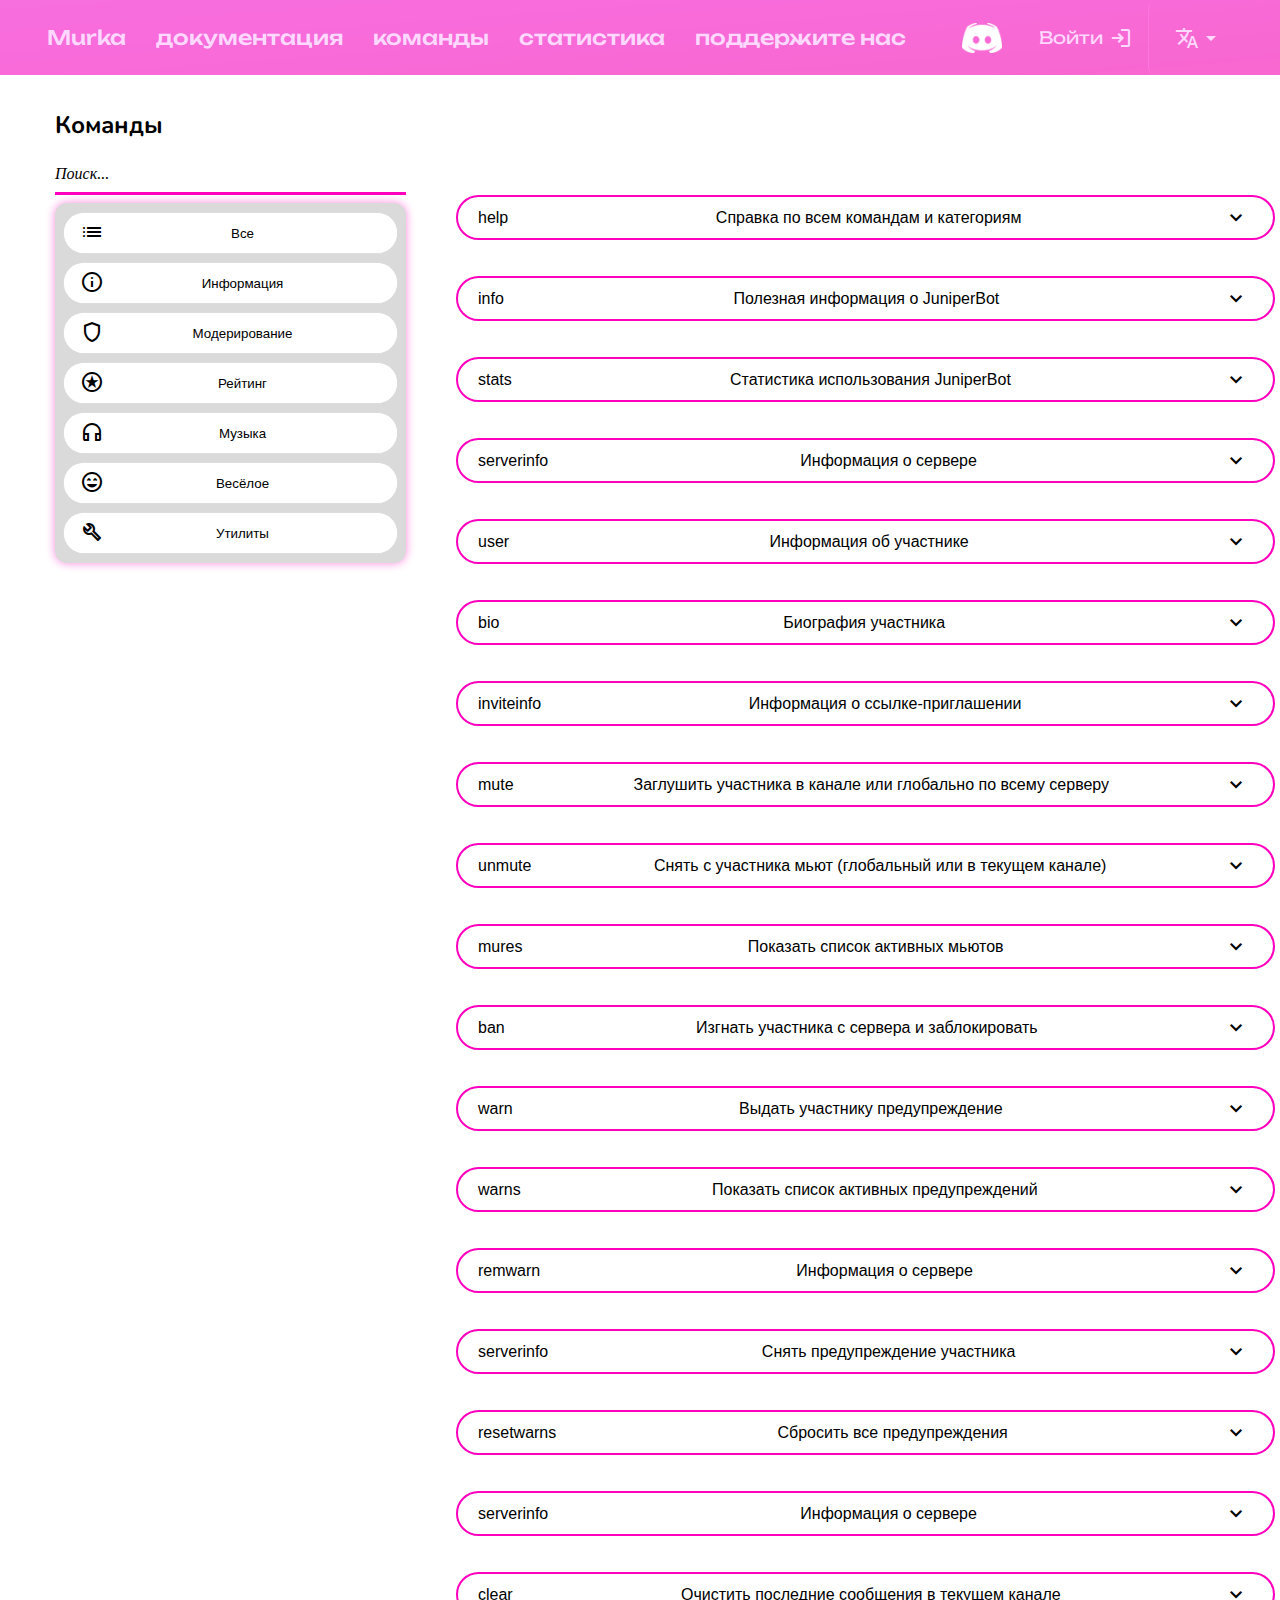
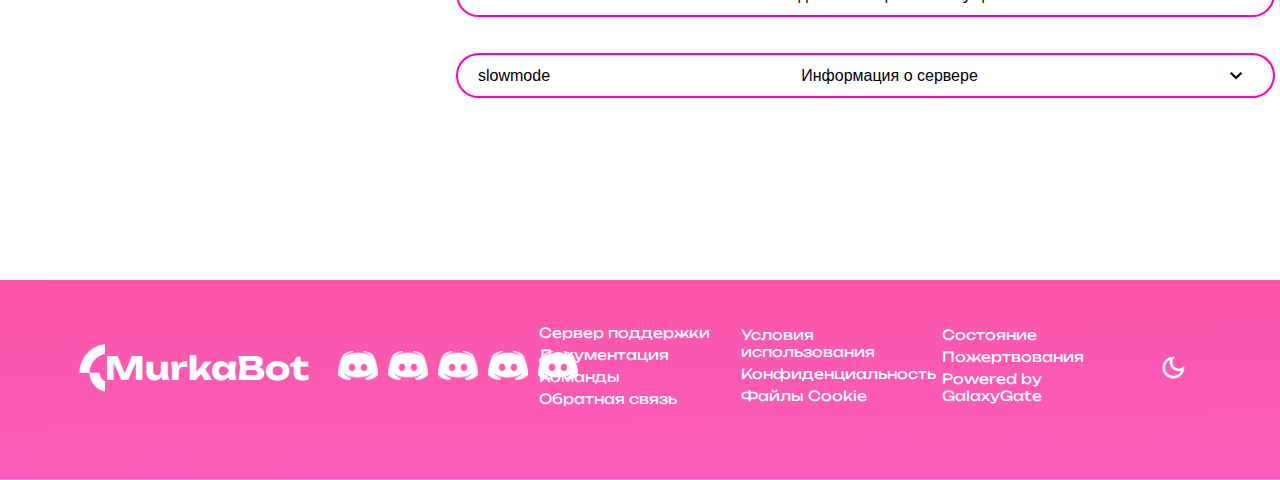
<file: pages/commands.html>
<!DOCTYPE html>
<html lang="en">
<head>
    <meta charset="UTF-8">
    <meta http-equiv="X-UA-Compatible" content="IE=edge">
    <meta name="viewport" content="width=device-width, initial-scale=1.0">
    <link rel="stylesheet" href="../style/style.css">
    <link rel="stylesheet" href="../style/header.css">
    <link rel="stylesheet" href="../style/footer.css">
    <link rel="stylesheet" href="../style/commands-page.css">
    <link rel="icon" href="../favicon.ico" type="image/x-icon">

    <link rel="preconnect" href="https://fonts.googleapis.com">
    <link rel="preconnect" href="https://fonts.gstatic.com" crossorigin>
    <link href="https://fonts.googleapis.com/css2?family=Besley&family=Roboto:wght@500&family=Unbounded:wght@300&display=swap" rel="stylesheet">
    <link rel="stylesheet" href="https://fonts.googleapis.com/css2?family=Material+Symbols+Outlined:opsz,wght,FILL,GRAD@48,400,0,0" />
    <link rel="stylesheet" href="https://fonts.googleapis.com/css2?family=Material+Symbols+Outlined:opsz,wght,FILL,GRAD@48,400,0,0" />
    <link rel="stylesheet" href="https://fonts.googleapis.com/css2?family=Material+Symbols+Outlined:opsz,wght,FILL,GRAD@48,400,0,0" />
    <title>Murka - Документация</title>
</head>
<body>
    <div class="wrapper">
        <header>
            <div class="header_img">
                <div class="menu__contain">

                    <ul>
                      <div class="package"></div>
                        <li id="pageMain" onclick="window.location.href = '../index.html';">Murka</li>
                        <li id="pageDocumentation" onclick="window.location.href = 'documentation.html';">докумнтация</li>
                        <li id="pageCommands">команды</li>
                        <li id="pageStatistic" onclick="window.location.href = 'statistic.html';">статистика</li>
                        <li id="pageSupportUs" onclick="window.location.href = 'supportUs.html';">поддержите нас</li>
                    </ul>
                    
                    <div class="tool-bar">
                        <div class="discord-icon___box"><img src="../media/discord-icon-white.png" alt="discord icon" class="tool-bar___discord-icon">
                        <div class="hint_box">
                          <h6 class="hint_box_text">сообщество</h6>
                        </div>
                        </div>
                        <div class="tool-bar___login-box"><p>Войти</p><span class="material-symbols-outlined">login</span></div>
                        <div class="tool-language-box tool-language-box-item"><span class="material-symbols-outlined tool-language-box-item">translate</span>
                            <span class="material-symbols-outlined tool-language-box-item">arrow_drop_down</span></div>
                    </div>

                </div>

                <div class="language-box">
                  <div class="language-box-contain">
                    <div class="language-box-ru">
                      <img src="../media/russian-icon.png" alt="russian flag">
                      <p>Русский</p>
                    </div>
                    <div class="language-box-us">
                      <img src="../media/america-icon.png" alt="USA flag">
                      <p>English</p>
                    </div>
                  </div>
                </div>

                <div class="header-main-box">
                    <div class="header-main-box___logo-box">
                        <img src="../media/logolo.png" alt="Logotype">
                    </div>

                    <div class="header-main-box___text-box">
                        <h1>YIP-YAP 'N' MUSIC!</h1>
                        <p>Залей музыки в свой сервер</p>
                        <div class="header-main-box___buttons-box">
                            <button class="header-main-box___add-ds-button"><span>ДОБАВИТЬ В DISCORD</span></button>
                            <button class="header-main-box___more-button" id="moreBtn"><span>ПОДРОБНЕЕ</span></button>
                        </div>
                    </div>
                </div>

            </div>
        </header>

        <main class="main_commands">
          <div class="command_countenier1">
            <div class="commant_header_text">
              <h2>Команды</h2>
            </div>
            <input type="text" class="input_search"><span class="search_ickon">Поиск...</span></input>

            <div class="item-selection-container">

              <button class="search_ingo_commands">

                <div class="search_ingo_commands_container">
                  <div class="searchBtn__icon-box">
                    <span class="material-symbols-outlined ">
                      list
                    </span>
                  </div>

                  <div class="searchBtn__text-box">
                    Все
                  </div>

                  <div class="searchBtn__numb-box">
                    <span></span>
                  </div> 

                </div>
              </button>

              <button class="search_ingo_commands">
                <div class="search_ingo_commands_container">

                  <div class="searchBtn__icon-box">
                    <span class="material-symbols-outlined">
                      info
                      </span>
                  </div>

                  <div class="searchBtn__text-box">
                    Информация
                  </div>

                  <div class="searchBtn__numb-box">
                    <span></span>
                  </div> 

                </div>
              </button>
              <button class="search_ingo_commands">
                <div class="search_ingo_commands_container">

                  <div class="searchBtn__icon-box">
                    <span class="material-symbols-outlined">
                      shield
                      </span>
                  </div>

                  <div class="searchBtn__text-box">
                    Модерирование
                  </div>

                  <div class="searchBtn__numb-box">
                    <span></span>
                  </div> 

                </div>
              </button>
              <button class="search_ingo_commands">
                <div class="search_ingo_commands_container">

                  <div class="searchBtn__icon-box">
                    <span class="material-symbols-outlined">
                      stars
                      </span>
                  </div>

                  <div class="searchBtn__text-box">
                    Рейтинг
                  </div>

                  <div class="searchBtn__numb-box">
                    <span></span>
                  </div> 

                </div>
              </button>
              <button class="search_ingo_commands">
                <div class="search_ingo_commands_container">

                  <div class="searchBtn__icon-box">
                    <span class="material-symbols-outlined">
                      headphones
                      </span>
                  </div>

                  <div class="searchBtn__text-box">
                    Музыка
                  </div>

                  <div class="searchBtn__numb-box">
                    <span></span>
                  </div> 

                </div>
              </button>
              <button class="search_ingo_commands">
                <div class="search_ingo_commands_container">

                  <div class="searchBtn__icon-box">
                    <span class="material-symbols-outlined">
                      sentiment_very_satisfied
                      </span>
                  </div>

                  <div class="searchBtn__text-box">
                    Весёлое
                  </div>

                  <div class="searchBtn__numb-box">
                    <span></span>
                  </div> 

                </div>
              </button>
              <button class="search_ingo_commands">
                <div class="search_ingo_commands_container">

                  <div class="searchBtn__icon-box">
                    <span class="material-symbols-outlined">
                      build
                      </span>
                  </div>

                  <div class="searchBtn__text-box">
                    Утилиты
                  </div>

                  <div class="searchBtn__numb-box">
                    <span></span>
                  </div> 

                </div>
              </button>

            </div>
          </div>

          <div class="command_countenier2">

              <div class="container">
                <button type="button" class="trigger"><span>help </span> <p>Справка по всем командам и категориям</p> <span class="material-symbols-outlined">
                  keyboard_arrow_down
                  </span></button>
                <div class="content">
                  Показывает справку по всем командам и категориям или по указанной категории команд.
                  <br>
                  Использование:
                  <br>
                  help [категория или название команды]
                  <br>
                  Примеры:
                  <br>
                  help:
                  Покажет весь список команд, доступный вызвавшему участнику.
                  <br>
                  help Music:
                  Покажет весь список команд категории Music, доступный вызвавшему участнику.
                  <br>
                  help user:
                  ┗ Покажет справку по команде информации о пользователе
                  
                </div>
              </div>
              
              <div class="container">
                <button type="button" class="trigger"><span>info</span> <p>Полезная информация о JuniperBot</p><span class="material-symbols-outlined">
                  keyboard_arrow_down
                  </span></button>
                <div class="content">
                  Показывает полезную информацию о JuniperBot (версию, автора, ссылки на ресурсы).
                  <br>
                  Использование:
                  info
                </div>
              </div>

              <div class="container">
                <button type="button" class="trigger"><span>stats</span> <p>Статистика использования JuniperBot</p> <span class="material-symbols-outlined">
                  keyboard_arrow_down
                  </span></button>
                <div class="content">
                  Покажет общую статистику использования JuniperBot: количество серверов, пользователей, каналов, статус платформы.
                  <br>
                  Использование:
                  stats
                </div>
              </div>
              
              <div class="container">
                <button type="button" class="trigger"><span>serverinfo</span> <p>Информация о сервере</p> <span class="material-symbols-outlined">
                  keyboard_arrow_down
                  </span></button>
                <div class="content">
                  Показывает информацию о сервере: количество участников, владельца, уровень проверки, звено и так далее.
                  <br>
                  Использование:
                  serverinfo
                </div>
              </div>

              <div class="container">
                <button type="button" class="trigger"><span>user</span> <p> Информация об участнике</p> <span class="material-symbols-outlined">
                  keyboard_arrow_down
                  </span></button>
                <div class="content">
                  Показывает информацию об участнике: имя, статус, даты присоединения и регистрации, аватарка и так далее.
                  <br>
                  Использование:
                  <br>
                  user [@Участник | ID]
                  <br>
                  ┗ Параметр участника может быть заменён на автора сообщения, в ответ на которое вызвана команда.
                  <br>
                  Примеры:
                  <br>
                  user
                  <br>
                  ┗ Покажет информацию об участнике, вызвавшему команду.
                  <br>
                  user @Участник
                  <br>
                  ┗ Покажет информацию об упомянутом участнике.
                  <br>
                  user 247734710682255361
                  <br>
                  ┗ Покажет информацию об участнике с указанным ID.
                </div>
              </div>

              <div class="container">
                <button type="button" class="trigger"><span>bio</span> <p> Биография участника</p> <span class="material-symbols-outlined">
                  keyboard_arrow_down
                  </span></button>
                <div class="content">
                  Позволяет посмотреть или установить какую-либо информацию о себе. Данная информация также будет отображаться по команде "user".
                  <br>
                    Использование:
                    <br>
                    bio [@Участник | ID] [текст | -]
                    <br>
                    Примеры:
                    <br>
                    bio
                    <br>
                    ┗ Покажет текущую биографию участника.
                    <br>
                    bio Я люблю печеньки!
                    <br>
                    ┗ Установит указанный текст в качестве биографии.
                    <br>
                    bio -
                    <br>
                    ┗ Очистит биографию.
                    <br>
                    bio @Участник Я люблю печеньки!
                    <br>
                    ┗ Установит указанный текст в качестве биографии указанного участника.
                    <br>
                    bio @Участник -
                    <br>
                    ┗ Очистит биографию указанного участника.
                </div>
              </div>

              <div class="container">
                <button type="button" class="trigger"><span>inviteinfo</span> <p>Информация о ссылке-приглашении</p> <span class="material-symbols-outlined">
                  keyboard_arrow_down
                  </span></button>
                <div class="content">
                  Показывает информацию о ссылке-приглашении, включая данные о сервере аналогично команде "serverinfo" если бот есть на этом сервере.
                  <br>
                  Использование:
                  <br>
                  inviteinfo <ссылка | код>
                  <br>
                  Примеры:
                  <br>
                  inviteinfo https://discord.gg/EdWspu3
                  <br>
                  ┗ Покажет информацию о приглашении.
                  <br>
                  inviteinfo EdWspu3
                  <br>
                  ┗ Покажет информацию о приглашении по его коду.
                </div>
              </div>

              <div class="container">
                <button type="button" class="trigger"><span>mute</span> <p>Заглушить участника в канале или глобально по всему серверу</p> <span class="material-symbols-outlined">
                  keyboard_arrow_down
                  </span></button>
                <div class="content">
                  Показывает информацию о сервере: количество участников, владельца, уровень проверки, звено и так далее.

                  Использование:
                  serverinfo
                </div>
              </div>

              <div class="container">
                <button type="button" class="trigger"><span>unmute</span> <p>Снять с участника мьют (глобальный или в текущем канале)</p> <span class="material-symbols-outlined">
                  keyboard_arrow_down
                  </span></button>
                <div class="content">
                  Снимает ограничения, накладываемые командой "mute" в текущем канале или глобально.
                  <br>
                  Использование:
                  <br>
                  unmute <@Участник | ID>
                  <br>
                  ┗ Параметр участника может быть заменён на автора сообщения, в ответ на которое вызвана команда.
                  <br>
                  Примеры:
                  <br>
                  unmute @Участник
                  <br>
                  ┗ Снимет мьют с указанного участника в текущем канале или глобально.
                </div>
              </div>

              <div class="container">
                <button type="button" class="trigger"><span>mures</span> <p>Показать список активных мьютов</p> <span class="material-symbols-outlined">
                  keyboard_arrow_down
                  </span></button>
                <div class="content">
                  Заглушает (мьютит) указанного участника в канале или по всему серверу навсегда или на указанное время.
                  <br>
                  Использование:
                  <br>
                  mute <@Участник | ID> [длительность] [everywhere | here | #Канал] [причина]
                  <br>
                  ┗ Параметр участника может быть заменён на автора сообщения, в ответ на которое вызвана команда.
                  <br>Примеры:
                  <br>mute @Участник
                  <br>┗ Заглушит участника перманентно в текущем текстовом канале или на всем сервере (в зависимости от режима по-умолчанию).
                  <br>mute @Участник 10мин here
                  <br>┗ Заглушит участника в текущем текстовом канале на 10 минут.
                  <br>mute @Участник 10мин everywhere
                  <br>┗ Заглушит участника на всем сервере на 10 минут.
                  <br>mute @Участник 10мин everywhere Провокатор!
                  <br>┗ Заглушит участника на всем сервере на 10 минут с указанием причины.
                  <br>mute @Участник 10мин #Канал Провокатор!
                  <br>┗ Заглушит участника в указанном текстовом канале на 10 минут.
                </div>
              </div>

              <div class="container">
                <button type="button" class="trigger"><span>ban</span> <p> Изгнать участника с сервера и заблокировать</p> <span class="material-symbols-outlined">
                  keyboard_arrow_down
                  </span></button>
                <div class="content">
                  Изгоняет указанного участника с сервера навсегда или временно и очищает его сообщения (до 7 дней).
                  <br>
                  <br>Использование:
                  <br>ban <@Участник | ID> [длительность] [дни очистки] [причина]
                  <br>┗ Параметр участника может быть заменён на автора сообщения, в ответ на которое вызвана команда.
                  <br>Примеры:
                  <br>ban @Участник
                  <br>┗ Забанит участника перманентно.
                  <br>ban @Участник ведет себя провокационно
                  <br>┗ Забанит участника перманентно с указанием причины.
                  <br>ban @Участник 7 ведет себя провокационно
                  <br>┗ Забанит участника перманентно с указанием причины и очищает его сообщения за последние 7 дней.
                  <br>ban @Участник 1д 7 ведет себя провокационно
                  <br>┗ Забанит участника на один день с указанием причины и очищает его сообщения за последние 7 дней.
                </div>
              </div>

              <div class="container">
                <button type="button" class="trigger"><span>warn
                </span> <p>  Выдать участнику предупреждение</p> <span class="material-symbols-outlined">
                  keyboard_arrow_down
                  </span></button>
                <div class="content">
                  Выдает указанному участнику бессрочное или истекающее со временем предупреждение и применяет настроенные в панели управления наказания за нарушения.
                  <br>
                  <br>Использование:
                  <br>warn <@Участник | ID> [длительность] [причина]
                  <br>┗ Параметр участника может быть заменён на автора сообщения, в ответ на которое вызвана команда.
                  <br>Примеры:
                  <br>warn @Участник
                  <br>┗ Выдаст пустое предупреждение.
                  <br>warn @Участник ведет себя провокационно
                  <br>┗ Выдаст предупреждение с указанной причиной.
                  <br>warn @Участник 1д ведет себя провокационно
                  <br>┗ Выдаст предупреждение с причиной и со сроком действия в один день.
                </div>
              </div>

              <div class="container">
                <button type="button" class="trigger"><span>warns</span> <p> Показать список активных предупреждений</p> <span class="material-symbols-outlined">
                  keyboard_arrow_down
                  </span></button>
                <div class="content">
                  Показывает список активных предупреждений указанного участника или участника, вызвавшего команду.
                  <br>
                  <br>Команда доступна обычным участникам для просмотра своих предупреждений.

                  <br>Использование:
                  <br>warns [@Участник | ID]
                  <br>┗ Параметр участника может быть заменён на автора сообщения, в ответ на которое вызвана команда.
                  <br>Примеры:
                  <br>warns
                  <br>┗ Покажет список собственных предупреждений.
                  <br>warns @Участник
                  <br>┗ Покажет список предупреждений указанного участника.
                </div>
              </div>

              <div class="container">
                <button type="button" class="trigger"><span>remwarn</span> <p> Информация о сервере</p> <span class="material-symbols-outlined">
                  keyboard_arrow_down
                  </span></button>
                <div class="content">
                  Показывает информацию о сервере: количество участников, владельца, уровень проверки, звено и так далее.
                  <br>
                  <br> Использование:
                  <br> serverinfo
                </div>
              </div>

              <div class="container">
                <button type="button" class="trigger"><span>serverinfo</span> <p> Снять предупреждение участника</p> <span class="material-symbols-outlined">
                  keyboard_arrow_down
                  </span></button>
                <div class="content">
                  Снимает с участника предупреждение по номеру случая из команды "warns".
                  <br>
                  <br>Использование:
                  <br>remwarn <номер случая>
                  <br>Примеры:
                  <br>remwarn 123
                  <br>┗ Снимет предупреждение с номером #123.
                </div>
              </div>

              <div class="container">
                <button type="button" class="trigger"><span>resetwarns</span> <p>Сбросить все предупреждения</p> <span class="material-symbols-outlined">
                  keyboard_arrow_down
                  </span></button>
                <div class="content">
                  Снимает все активные предупреждения с указанного участника или всех участников на сервере.
                  <br>
                  <br>  Использование:
                  <br>  resetwarns [@Участник | ID]
                  <br> ┗ Параметр участника может быть заменён на автора сообщения, в ответ на которое вызвана команда.
                  <br> Примеры:
                  <br> resetwarns
                  <br> ┗ Сбросит все предупреждения всех участников сервера.
                  <br> resetwarns @Участник
                  <br> ┗ Сбросит все предупреждения указанного участника.
                </div>
              </div>

              <div class="container">
                <button type="button" class="trigger"><span>serverinfo</span> <p>Информация о сервере</p> <span class="material-symbols-outlined">
                  keyboard_arrow_down
                  </span></button>
                <div class="content">
                  Показывает информацию о сервере: количество участников, владельца, уровень проверки, звено и так далее.
                  <br>
                  <br>Использование:
                  <br> serverinfo
                </div>
              </div>

              <div class="container">
                <button type="button" class="trigger"><span>clear</span> <p> Очистить последние сообщения в текущем канале</p> <span class="material-symbols-outlined">
                  keyboard_arrow_down
                  </span></button>
                <div class="content">
                  Очистит последние сообщения в текущем канале или последние сообщения указанного участника. Имейте в виду, что бот не может удалять сообщения старше двух недель и может удалить максимум 1000 сообщений за раз.
                  <br>
Использование:
<br>clear [@Участник | ID] <количество>
<br>┗ Параметр участника может быть заменён на автора сообщения, в ответ на которое вызвана команда.
<br>Примеры:
<br>clear 100
<br>┗ Удалит последние сто сообщений в текущем канале.
<br>clear 10мин
<br>┗ Удалит сообщения в текущем канале за последние 10 минут.
<br>clear @Участник 100
<br>┗ Удалит все последние сообщения указанного участника среди ста последних сообщений в текущем канале.
<br>clear @Участник 10мин
<br>┗ Удалит все сообщения указанного участника в текущем канале за последние 10 минут.
                </div>
              </div>

              <div class="container">
                <button type="button" class="trigger"><span>slowmode</span> <p>Информация о сервере</p> <span class="material-symbols-outlined">
                  keyboard_arrow_down
                  </span></button>
                <div class="content">
                  Включает слоумод в текущем канале на указанное количество секунд на одно сообщение (до 6 часов).
                  <br>Введите 0 для отключения слоумода.
                  <br>
                  <br>Использование:
                  <br>slowmode <длительность>
                  <br>Примеры:
                  <br>slowmode 15сек
                  <br>┗ Включит 15-секундный слоумод в текущем канале.
                  <br>slowmode 0
                  <br>┗ Отключит слоумод в текущем канале.
                </div>
              </div>

          </div>

        </main>

        <footer>
            <div class="footer_img">
              <div class="countenier_footer">
                <div class="countenier_btn count-ft">
                  <h class="footer_btn_and_txt">…и приглашаем Вас присоединиться к нам!</h>
                  <button class="footer-main-box___add-ds-button"><span>ДОБАВИТЬ В DISCORD</span></button>
                </div>
                <div class="countenier_footer_element count-ft">
                  <div class="foot_element_box avatar_title">
                    <div class="avatar_foot"></div>
                    <h1 class="title_foot">MurkaBot</h1>
                  </div>
                  <div class="foot_element_box">
                    <div class="social__contain">
                      <div class="social___el">
                        <img src="../media/discord-icon-white.png" alt="">
                      </div>
                      <div class="social___el">
                        <img src="../media/discord-icon-white.png" alt="">
                      </div>
                      <div class="social___el">
                        <img src="../media/discord-icon-white.png" alt="">
                      </div>
                      <div class="social___el">
                        <img src="../media/discord-icon-white.png" alt="">
                      </div>
                      <div class="social___el">
                        <img src="../media/discord-icon-white.png" alt="">
                      </div>
                    </div>
                  </div>
                  <div class="foot_element_box footer-menu">
                    <ul>
                      <li class="footer-menu1">Сервер поддержки</li>
                      <li class="footer-menu2">Документация</li>
                      <li class="footer-menu3">Команды</li>
                      <li class="footer-menu4">Обратная связь</li>
                    </ul>
                  </div>
                  <div class="foot_element_box footer-menu">
                    <ul>
                      <li class="footer-menu5">Условия использования</li>
                      <li class="footer-menu6">Конфиденциальность</li>
                      <li class="footer-menu7">Файлы Cookie</li>
                    </ul>
                  </div>
                  <div class="foot_element_box footer-menu">
                    <ul>
                      <li class="footer-menu8">Состояние</li>
                      <li class="footer-menu9">Пожертвования</li>
                      <li class="footer-menu10">Powered by GalaxyGate</li>
                    </ul>
                  </div>
                  <div class="foot_element_box thems_box">
                    <span class="material-symbols-outlined theme-btn">dark_mode</span>
                  </div>

                </div>
              </div>
            </div>
        </footer>

    </div>

    <div class="btn-up btn-up_hide"></div>

    <div class="btn-up btn-up_hide"></div>

    <script src="../js/jquery-3.7.0.min.js"></script>
    <script src="../js/theme.js"></script>
    <script src="../js/script.js"></script>
    <script src="../js/language.js"></script>
    <script src="../js/page-change.js"></script>
    <script src="../js/commands-page.js"></script>
</body>
</html>
</file>
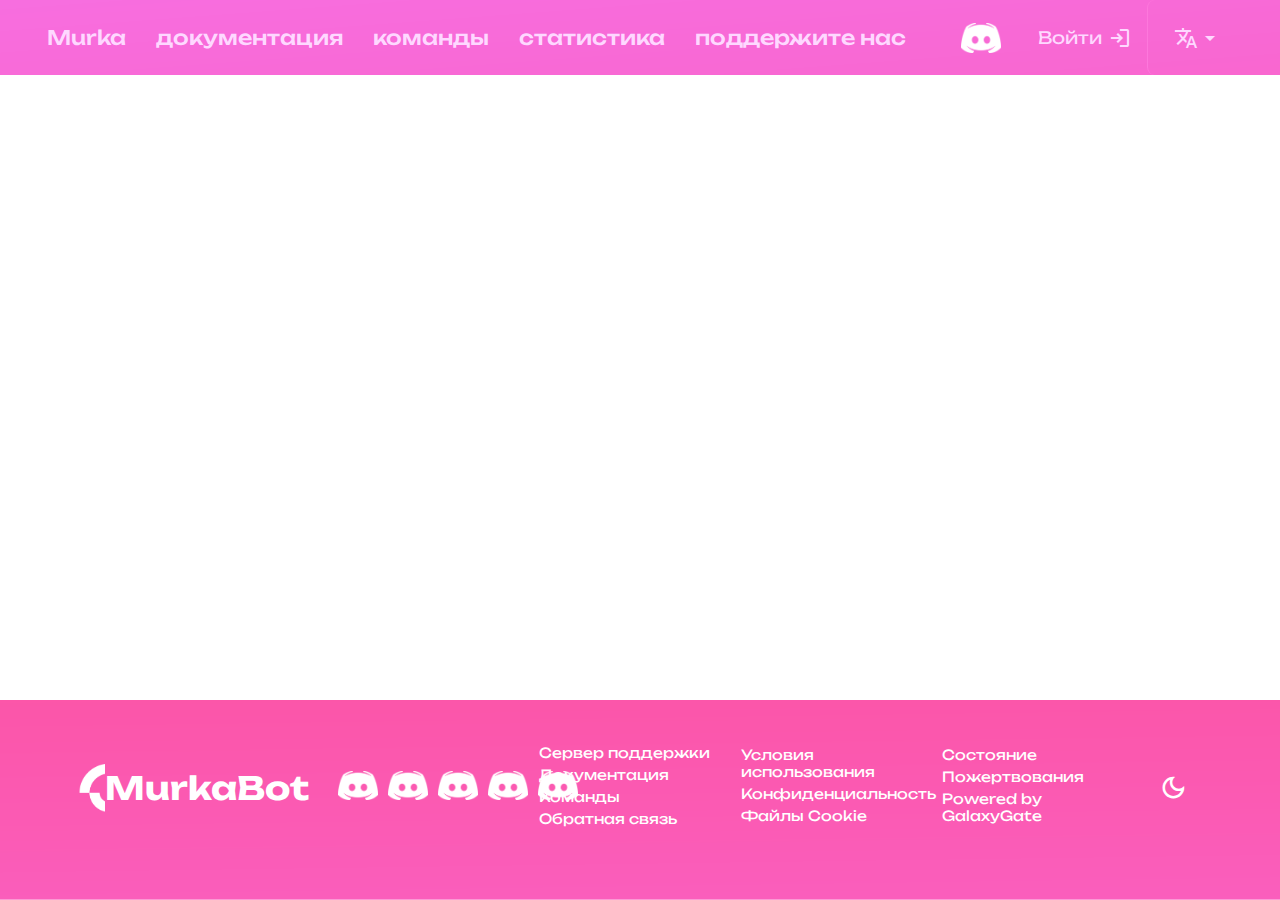
<file: pages/documentation.html>
<!DOCTYPE html>
<html lang="en">
<head>
    <meta charset="UTF-8">
    <meta http-equiv="X-UA-Compatible" content="IE=edge">
    <meta name="viewport" content="width=device-width, initial-scale=1.0">
    <link rel="stylesheet" href="../style/style.css">
    <link rel="stylesheet" href="../style/header.css">
    <link rel="stylesheet" href="../style/footer.css">

    <link rel="preconnect" href="https://fonts.googleapis.com">
    <link rel="preconnect" href="https://fonts.gstatic.com" crossorigin>
    <link href="https://fonts.googleapis.com/css2?family=Besley&family=Roboto:wght@500&family=Unbounded:wght@300&display=swap" rel="stylesheet">
    <link rel="stylesheet" href="https://fonts.googleapis.com/css2?family=Material+Symbols+Outlined:opsz,wght,FILL,GRAD@48,400,0,0" />
    <link rel="stylesheet" href="https://fonts.googleapis.com/css2?family=Material+Symbols+Outlined:opsz,wght,FILL,GRAD@48,400,0,0" />
    <link rel="icon" href="../favicon.ico" type="image/x-icon">
    
    <title>Murka - Документация</title>
</head>
<body>
    <div class="wrapper">
        <header>
            <div class="header_img">
                <div class="menu__contain">

                    <ul>
                      <div class="package"></div>
                        <li id="pageMain" onclick="window.location.href = '../index.html';">Murka</li>
                        <li id="pageDocumentation">докумнтация</li>
                        <li id="pageCommands" onclick="window.location.href = 'commands.html';">команды</li>
                        <li id="pageStatistic" onclick="window.location.href = 'statistic.html';">статистика</li>
                        <li id="pageSupportUs" onclick="window.location.href = 'supportUs.html';">поддержите нас</li>
                    </ul>

                    <div class="tool-bar">
                        <div class="discord-icon___box"><img src="../media/discord-icon-white.png" alt="discord icon" class="tool-bar___discord-icon">
                        <div class="hint_box">
                          <h6 class="hint_box_text">сообщество</h6>
                        </div>
                        </div>
                        <div class="tool-bar___login-box"><p>Войти</p><span class="material-symbols-outlined">login</span></div>
                        <div class="tool-language-box tool-language-box-item"><span class="material-symbols-outlined tool-language-box-item">translate</span>
                            <span class="material-symbols-outlined tool-language-box-item">arrow_drop_down</span></div>
                    </div>

                </div>

                <div class="language-box">
                  <div class="language-box-contain">
                    <div class="language-box-ru">
                      <img src="../media/russian-icon.png" alt="russian flag">
                      <p>Русский</p>
                    </div>
                    <div class="language-box-us">
                      <img src="../media/america-icon.png" alt="USA flag">
                      <p>English</p>
                    </div>
                  </div>
                </div>

                <div class="header-main-box">
                    <div class="header-main-box___logo-box">
                        <img src="../media/logolo.png" alt="Logotype">
                    </div>

                    <div class="header-main-box___text-box">
                        <h1>YIP-YAP 'N' MUSIC!</h1>
                        <p>Залей музыки в свой сервер</p>
                        <div class="header-main-box___buttons-box">
                            <button class="header-main-box___add-ds-button"><span>ДОБАВИТЬ В DISCORD</span></button>
                            <button class="header-main-box___more-button" id="moreBtn"><span>ПОДРОБНЕЕ</span></button>
                        </div>
                    </div>
                </div>

            </div>
        </header>

        <main>

        </main>

        <footer>
            <div class="footer_img">
              <div class="countenier_footer">
                <div class="countenier_btn count-ft">
                  <h class="footer_btn_and_txt">…и приглашаем Вас присоединиться к нам!</h>
                  <button class="footer-main-box___add-ds-button"><span>ДОБАВИТЬ В DISCORD</span></button>
                </div>
                <div class="countenier_footer_element count-ft">
                  <div class="foot_element_box avatar_title">
                    <div class="avatar_foot"></div>
                    <h1 class="title_foot">MurkaBot</h1>
                  </div>
                  <div class="foot_element_box">
                    <div class="social__contain">
                      <div class="social___el">
                        <img src="../media/discord-icon-white.png" alt="">
                      </div>
                      <div class="social___el">
                        <img src="../media/discord-icon-white.png" alt="">
                      </div>
                      <div class="social___el">
                        <img src="../media/discord-icon-white.png" alt="">
                      </div>
                      <div class="social___el">
                        <img src="../media/discord-icon-white.png" alt="">
                      </div>
                      <div class="social___el">
                        <img src="../media/discord-icon-white.png" alt="">
                      </div>
                    </div>
                  </div>
                  <div class="foot_element_box footer-menu">
                    <ul>
                      <li class="footer-menu1">Сервер поддержки</li>
                      <li class="footer-menu2">Документация</li>
                      <li class="footer-menu3">Команды</li>
                      <li class="footer-menu4">Обратная связь</li>
                    </ul>
                  </div>
                  <div class="foot_element_box footer-menu">
                    <ul>
                      <li class="footer-menu5">Условия использования</li>
                      <li class="footer-menu6">Конфиденциальность</li>
                      <li class="footer-menu7">Файлы Cookie</li>
                    </ul>
                  </div>
                  <div class="foot_element_box footer-menu">
                    <ul>
                      <li class="footer-menu8">Состояние</li>
                      <li class="footer-menu9">Пожертвования</li>
                      <li class="footer-menu10">Powered by GalaxyGate</li>
                    </ul>
                  </div>
                  <div class="foot_element_box thems_box">
                    <span class="material-symbols-outlined theme-btn">dark_mode</span>
                  </div>

                </div>
              </div>
            </div>
        </footer>

    </div>

    <div class="btn-up btn-up_hide"></div>

    <div class="btn-up btn-up_hide"></div>

    <script src="../js/jquery-3.7.0.min.js"></script>
    <script src="../js/theme.js"></script>
    <script src="../js/script.js"></script>
    <script src="../js/language.js"></script>
    <script src="../js/page-change.js"></script>
</body>
</html>
</file>
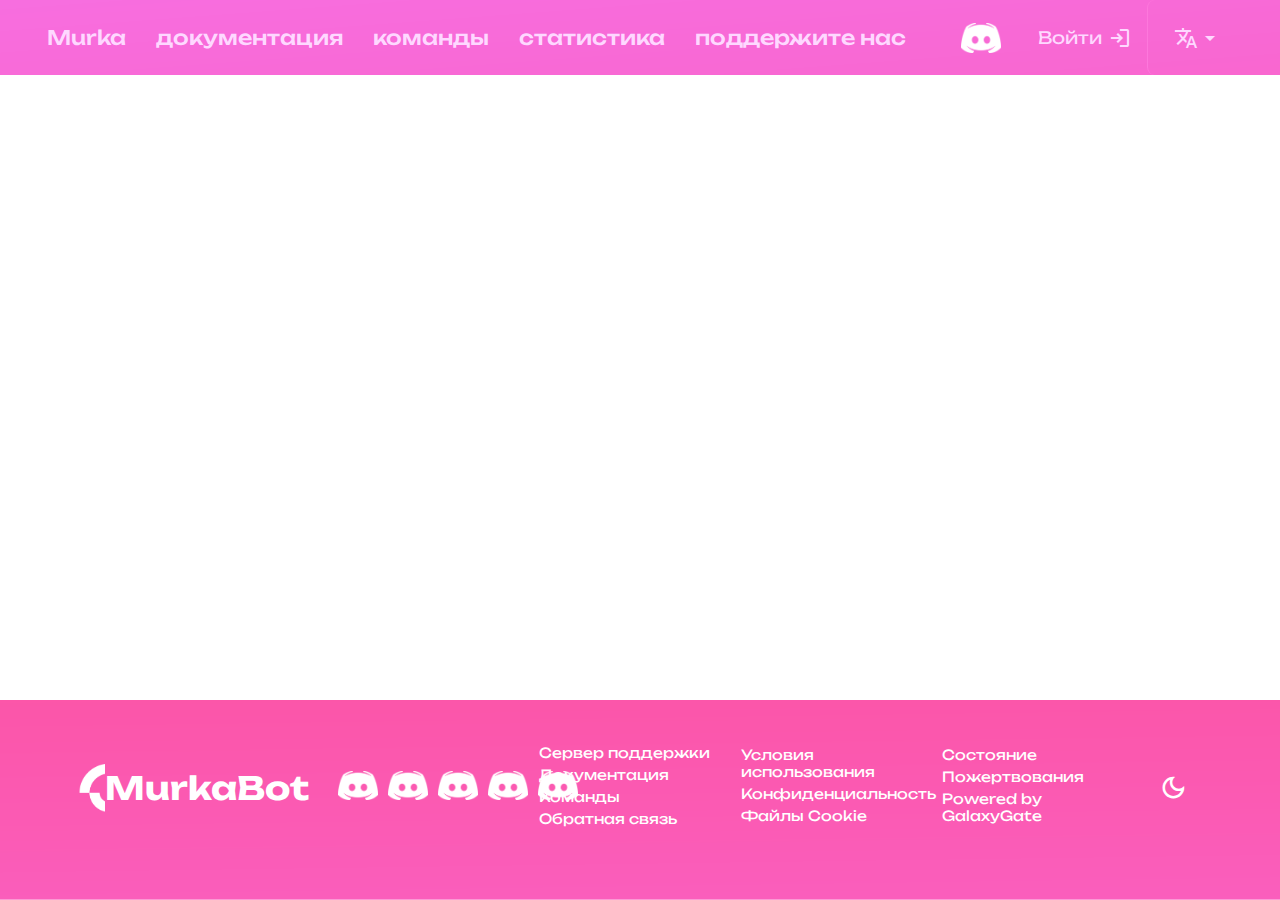
<file: pages/statistic.html>
<!DOCTYPE html>
<html lang="en">
<head>
    <meta charset="UTF-8">
    <meta http-equiv="X-UA-Compatible" content="IE=edge">
    <meta name="viewport" content="width=device-width, initial-scale=1.0">
    <link rel="stylesheet" href="../style/style.css">
    <link rel="stylesheet" href="../style/header.css">
    <link rel="stylesheet" href="../style/footer.css">

    <link rel="icon" href="../favicon.ico" type="image/x-icon">
    <link rel="preconnect" href="https://fonts.googleapis.com">
    <link rel="preconnect" href="https://fonts.gstatic.com" crossorigin>
    <link href="https://fonts.googleapis.com/css2?family=Besley&family=Roboto:wght@500&family=Unbounded:wght@300&display=swap" rel="stylesheet">
    <link rel="stylesheet" href="https://fonts.googleapis.com/css2?family=Material+Symbols+Outlined:opsz,wght,FILL,GRAD@48,400,0,0" />
    <link rel="stylesheet" href="https://fonts.googleapis.com/css2?family=Material+Symbols+Outlined:opsz,wght,FILL,GRAD@48,400,0,0" />

    <title>Murka - Документация</title>
</head>
<body>
    <div class="wrapper">
        <header>
            <div class="header_img">
                <div class="menu__contain">

                    <ul>
                      <div class="package"></div>
                        <li id="pageMain" onclick="window.location.href = '../index.html';">Murka</li>
                        <li id="pageDocumentation" onclick="window.location.href = 'documentation.html';">докумнтация</li>
                        <li id="pageCommands" onclick="window.location.href = 'commands.html';">команды</li>
                        <li id="pageStatistic">статистика</li>
                        <li id="pageSupportUs" onclick="window.location.href = 'supportUs.html';">поддержите нас</li>
                    </ul>
                    
                    <div class="tool-bar">
                        <div class="discord-icon___box"><img src="../media/discord-icon-white.png" alt="discord icon" class="tool-bar___discord-icon">
                        <div class="hint_box">
                          <h6 class="hint_box_text">сообщество</h6>
                        </div>
                        </div>
                        <div class="tool-bar___login-box"><p>Войти</p><span class="material-symbols-outlined">login</span></div>
                        <div class="tool-language-box tool-language-box-item"><span class="material-symbols-outlined tool-language-box-item">translate</span>
                            <span class="material-symbols-outlined tool-language-box-item">arrow_drop_down</span></div>
                    </div>

                </div>

                <div class="language-box">
                  <div class="language-box-contain">
                    <div class="language-box-ru">
                      <img src="../media/russian-icon.png" alt="russian flag">
                      <p>Русский</p>
                    </div>
                    <div class="language-box-us">
                      <img src="../media/america-icon.png" alt="USA flag">
                      <p>English</p>
                    </div>
                  </div>
                </div>

                <div class="header-main-box">
                    <div class="header-main-box___logo-box">
                        <img src="../media/logolo.png" alt="Logotype">
                    </div>

                    <div class="header-main-box___text-box">
                        <h1>YIP-YAP 'N' MUSIC!</h1>
                        <p>Залей музыки в свой сервер</p>
                        <div class="header-main-box___buttons-box">
                            <button class="header-main-box___add-ds-button"><span>ДОБАВИТЬ В DISCORD</span></button>
                            <button class="header-main-box___more-button" id="moreBtn"><span>ПОДРОБНЕЕ</span></button>
                        </div>
                    </div>
                </div>

            </div>
        </header>

        <main>

        </main>

        <footer>
            <div class="footer_img">
              <div class="countenier_footer">
                <div class="countenier_btn count-ft">
                  <h class="footer_btn_and_txt">…и приглашаем Вас присоединиться к нам!</h>
                  <button class="footer-main-box___add-ds-button"><span>ДОБАВИТЬ В DISCORD</span></button>
                </div>
                <div class="countenier_footer_element count-ft">
                  <div class="foot_element_box avatar_title">
                    <div class="avatar_foot"></div>
                    <h1 class="title_foot">MurkaBot</h1>
                  </div>
                  <div class="foot_element_box">
                    <div class="social__contain">
                      <div class="social___el">
                        <img src="../media/discord-icon-white.png" alt="">
                      </div>
                      <div class="social___el">
                        <img src="../media/discord-icon-white.png" alt="">
                      </div>
                      <div class="social___el">
                        <img src="../media/discord-icon-white.png" alt="">
                      </div>
                      <div class="social___el">
                        <img src="../media/discord-icon-white.png" alt="">
                      </div>
                      <div class="social___el">
                        <img src="../media/discord-icon-white.png" alt="">
                      </div>
                    </div>
                  </div>
                  <div class="foot_element_box footer-menu">
                    <ul>
                      <li class="footer-menu1">Сервер поддержки</li>
                      <li class="footer-menu2">Документация</li>
                      <li class="footer-menu3">Команды</li>
                      <li class="footer-menu4">Обратная связь</li>
                    </ul>
                  </div>
                  <div class="foot_element_box footer-menu">
                    <ul>
                      <li class="footer-menu5">Условия использования</li>
                      <li class="footer-menu6">Конфиденциальность</li>
                      <li class="footer-menu7">Файлы Cookie</li>
                    </ul>
                  </div>
                  <div class="foot_element_box footer-menu">
                    <ul>
                      <li class="footer-menu8">Состояние</li>
                      <li class="footer-menu9">Пожертвования</li>
                      <li class="footer-menu10">Powered by GalaxyGate</li>
                    </ul>
                  </div>
                  <div class="foot_element_box thems_box">
                    <span class="material-symbols-outlined theme-btn">dark_mode</span>
                  </div>

                </div>
              </div>
            </div>
        </footer>

    </div>

    <div class="btn-up btn-up_hide"></div>

    <div class="btn-up btn-up_hide"></div>

    <script src="../js/jquery-3.7.0.min.js"></script>
    <script src="../js/theme.js"></script>
    <script src="../js/script.js"></script>
    <script src="../js/language.js"></script>
    <script src="../js/page-change.js"></script>
</body>
</html>
</file>
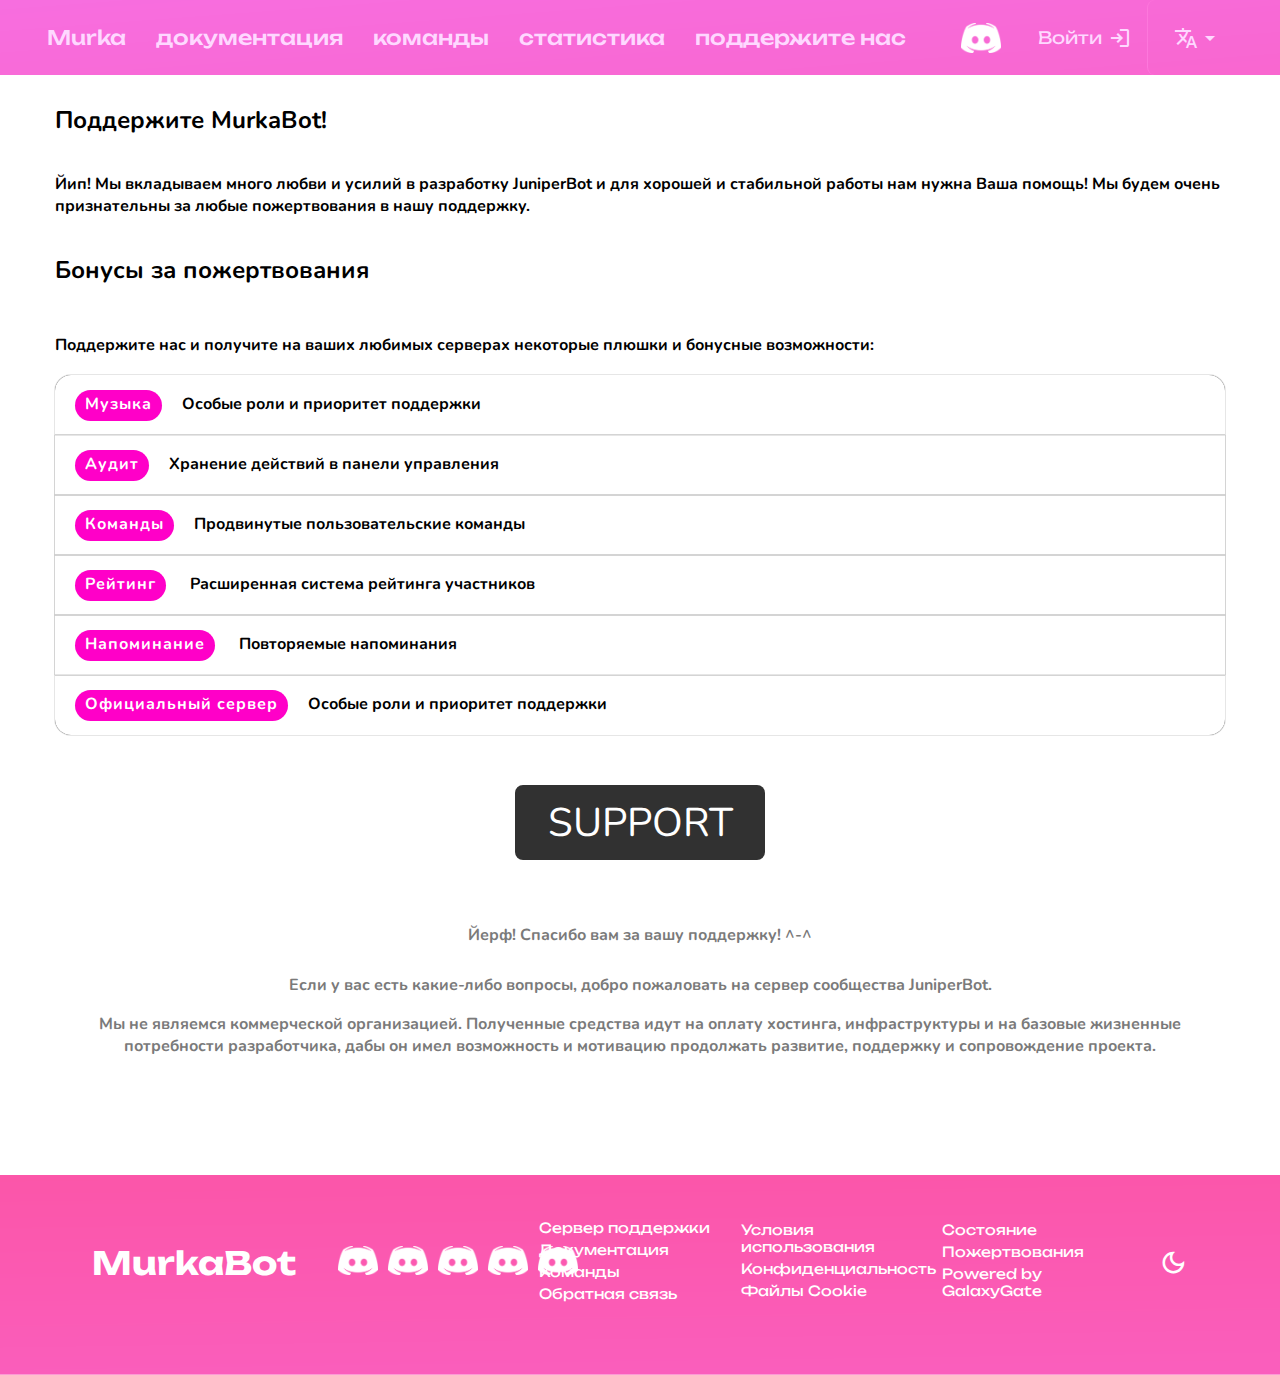
<file: pages/supportUs.html>
<!DOCTYPE html>
<html lang="en">
<head>
    <meta charset="UTF-8">
    <meta http-equiv="X-UA-Compatible" content="IE=edge">
    <meta name="viewport" content="width=device-width, initial-scale=1.0">
    <link rel="stylesheet" href="../style/style.css">
    <link rel="stylesheet" href="../style/header.css">
    <link rel="stylesheet" href="../style/footer.css">
    <link rel="stylesheet" href="../style/supportUs-page.css">

    <link rel="preconnect" href="https://fonts.googleapis.com">
    <link rel="preconnect" href="https://fonts.gstatic.com" crossorigin>
    <link href="https://fonts.googleapis.com/css2?family=Besley&family=Roboto:wght@500&family=Unbounded:wght@300&display=swap" rel="stylesheet">
    <link rel="stylesheet" href="https://fonts.googleapis.com/css2?family=Material+Symbols+Outlined:opsz,wght,FILL,GRAD@48,400,0,0" />
    <link rel="stylesheet" href="https://fonts.googleapis.com/css2?family=Material+Symbols+Outlined:opsz,wght,FILL,GRAD@48,400,0,0" />
    <link rel="stylesheet" href="https://fonts.googleapis.com/css2?family=Material+Symbols+Outlined:opsz,wght,FILL,GRAD@48,400,0,0" />
    <link rel="icon" href="../favicon.ico" type="image/x-icon">
    
    <title>Murka - Документация</title>
</head>
<body>
    <div class="wrapper">

      <div class="package-body"></div>

        <header>
            <div class="header_img">
                <div class="menu__contain">

                    <ul>
                      <div class="package"></div>
                        <li id="pageMain" onclick="window.location.href = '../index.html';">Murka</li>
                        <li id="pageDocumentation" onclick="window.location.href = 'documentation.html';">докумнтация</li>
                        <li id="pageCommands" onclick="window.location.href = 'commands.html';">команды</li>
                        <li id="pageStatistic" onclick="window.location.href = 'statistic.html';">статистика</li>
                        <li id="pageSupportUs">поддержите нас</li>
                    </ul>
                    
                    <div class="tool-bar">
                        <div class="discord-icon___box"><img src="../media/discord-icon-white.png" alt="discord icon" class="tool-bar___discord-icon">
                        <div class="hint_box">
                          <h6 class="hint_box_text">сообщество</h6>
                        </div>
                        </div>
                        <div class="tool-bar___login-box"><p>Войти</p><span class="material-symbols-outlined">login</span></div>
                        <div class="tool-language-box tool-language-box-item"><span class="material-symbols-outlined tool-language-box-item">translate</span>
                            <span class="material-symbols-outlined tool-language-box-item">arrow_drop_down</span></div>
                    </div>

                </div>

                <div class="language-box">
                  <div class="language-box-contain">
                    <div class="language-box-ru">
                      <img src="../media/russian-icon.png" alt="russian flag">
                      <p>Русский</p>
                    </div>
                    <div class="language-box-us">
                      <img src="../media/america-icon.png" alt="USA flag">
                      <p>English</p>
                    </div>
                  </div>
                </div>

                <div class="header-main-box">
                    <div class="header-main-box___logo-box">
                        <img src="../media/logolo.png" alt="Logotype">
                    </div>

                    <div class="header-main-box___text-box">
                        <h1>YIP-YAP 'N' MUSIC!</h1>
                        <p>Залей музыки в свой сервер</p>
                        <div class="header-main-box___buttons-box">
                            <button class="header-main-box___add-ds-button"><span>ДОБАВИТЬ В DISCORD</span></button>
                            <button class="header-main-box___more-button" id="moreBtn"><span>ПОДРОБНЕЕ</span></button>
                        </div>
                    </div>
                </div>

            </div>
        </header>

        <main class="main_support">
          <div class="support_countenier">
            <div class="counteiner_head_text">
              <div class="text-support1">
                <h2 class="a">Поддержите MurkaBot!</h2>
              </div>
              <div class="text-support2">
                <h4>Йип! Мы вкладываем много любви и усилий в разработку JuniperBot и для хорошей и стабильной работы нам нужна Ваша помощь! Мы будем очень признательны за любые пожертвования в нашу поддержку.</h4>
              </div>
              <div class="text-support-bonus-1">
                <h2>Бонусы за пожертвования</h2>
              </div>
              <div class="text-support-bonus-2">
                <h4>Поддержите нас и получите на ваших любимых серверах некоторые плюшки и бонусные возможности:</h4>
              </div>
            </div>
            <div class="convolutions_countenier">
              <div class="convolutions convolutionsBorder1" id="info-line-1">
                <div class="countenier_one_text">
                  <h4><div class="font_color_title"><span>Музыка</span></div>Особые роли и приоритет поддержки</h4>
                </div>
                <div class="countenier_tho_text">
                  <h4 class="text_support_convolutions_1 text_support_convolutions" id="text_support_convolutions_1">
                    <ul>
                      <li class="li1">Возможность управления громкостью</li>
                      <li class="li2">Вы сможете использовать команду 
                        volume
                         для установки громкости воспроизведения для всех слушателей сразу.</li>
                      <li class="li1">Воспроизведение сохраненных плейлистов JuniperBot</li>
                      <li class="li2">Каждая музыкальная сессия сохраняет весь текущий плейлист на сайте. Ссылку на текущий плейлист вы можете получить из сообщения воспроизведения текущей композиции, просто кликнув по "Открыть плейлист". Данная возможность позволит заново воспроизвести старый плейлист с нуля без нужды добавлять каждые треки отдельно снова и снова. Просто укажите полученную ссылку на плейлист командой 
                        play
                         и наслаждайтесь его прослушиванием ещё раз!</li>
                      <li class="li1">Отображение времени (позиции) воспроизводимого трека</li>
                      <li class="li2">Сообщение с текущим воспроизводимым треком будет обновляться и отображать текущую временную позицию воспроизведения!</li>
                      <li class="li1">Автовоспроизведение при заходе в голосовой канал</li>
                      <li class="li2">Будет разблокирована возможность автовоспроизведения, которая вызовет бота в голосовой канал каждый раз, когда в него кто-то заходит, и запустит воспроизведение указанной в админке композиции. Вы сможете настроить это поведение в панели управления сервера во вкладке "Музыка"!</li>
                    </ul>
                  </h4>
                </div>
                <div class="countainer__arrow">
                  <span class="material-symbols-outlined">keyboard_arrow_down</span>
                </div>
              </div>
              <div class="convolutions " id="info-line-2">
                <div class="countenier_one_text">
                  <h4><div class="font_color_title"><span>Аудит</span></div>Хранение действий в панели управления</h4>
                </div>
                <div class="countenier_tho_text">
                  <h4 class="text_support_convolutions_2 text_support_convolutions" id="text_support_convolutions_2">                    <ul>
                    <li class="li1">Аудит действий на сервере</li>
                    <li class="li2">Каждое происходящее действие на сервере будет храниться на нашем сайте и доступно в панели управления сервером в разделе аудита в виде хроники с фильтрами.</li>
                    <li class="li1">Подробный аудит настроек панели управления бота</li>
                    <li class="li2">Каждое изменение настроек в панели управления бота будет записано и доступно в панели управления сервером в разделе аудита в виде хроники с фильтрами.</li>
                  </ul></h4>
                </div>
              </div>
              <div class="convolutions" id="info-line-3">
                <div class="countenier_one_text">
                  <h4><div class="font_color_title"><span>Команды</span></div>Продвинутые пользовательские команды</h4>
                </div>
                <div class="countenier_tho_text">
                  <h4 class="text_support_convolutions_3 text_support_convolutions" id="text_support_convolutions_3">                    <ul>
                    <li class="li2">Расширенные возможности пользовательских команд:</li>
                    <li class="li1">Назначение ролей за реакции</li>
                    <li class="li2">Функциональность пользовательских команд, позволяющая назначать роли за добавление реакций к сообщению, отправленное пользовательской командой.</li>
                    <li class="li1">Увеличенное количество доступных действий</li>
                    <li class="li2">Создавайте до 25 различных действий в пользовательских командах для создания более продвинутых и интересных команд!</li>
                    <li class="li1">Диалоговые окна</li>
                    <li class="li2">Создавайте команды с интересным интерфейсом с помощью диалоговых окон. Опросы, профили пользователей с множеством полей, что душе угодно!</li>
                  </ul></h4>
                </div>
              </div>
              <div class="convolutions" id="info-line-4">
                <div class="countenier_one_text">
                  <h4><div class="font_color_title"><span>Рейтинг</span></div> Расширенная система рейтинга участников</h4>
                </div>
                <div class="countenier_tho_text">
                  <h4 class="text_support_convolutions_4 text_support_convolutions" id="text_support_convolutions_4">                    <ul>
                    <li class="li1">Опыт за голосовую связь</li>
                    <li class="li2">Вы сможете включить получение опыта участниками за использование голосовых каналов! Чем больше людей общается, тем больше опыта они будут получать.</li>
                    <li class="li1">Множитель опыта</li>
                    <li class="li2">Слишком медленно набираются уровни или хотите в значимые дни включать повышенный опыт? В настройках рейтинга участников вы сможете установить множитель получаемого опыта как для текстового общения, так и для голосовой связи!</li>
                    <li class="li1">Кастомизация карточки рейтинга</li>
                    <li class="li2">Настройте карточку рейтинга по своему вкусу со своими уникальными цветами и даже собственным фоном!</li>
                  </ul></h4>
                </div>
              </div>
              <div class="convolutions" id="info-line-5">
                <div class="countenier_one_text">
                  <h4><div class="font_color_title"><span>Напоминание</span></div> Повторяемые напоминания</h4>
                </div>
                <div class="countenier_tho_text">
                  <h4 class="text_support_convolutions_5 text_support_convolutions" id="text_support_convolutions_5">                    <ul>
                    <li class="li2">Вы сможете создавать повторяемые напоминания, которые будут публиковаться в выбранный текстовый канал с заданным интервалом.</li>
                  </ul></h4>
                </div>
              </div>
              <div class="convolutions convolutionsBorder2" id="info-line-6">
                <div class="countenier_one_text">
                  <h4><div class="font_color_title"><span>Официальный сервер</span></div>Особые роли и приоритет поддержки</h4>
                </div>
                <div class="countenier_tho_text">
                  <h4 class="text_support_convolutions_6 text_support_convolutions" id="text_support_convolutions_6">                    <ul>
                    <li class="li2">Вам будут выданы особые роли 
                      <span class="subscriber-span">Subscriber</span> 
                       и 
                      <span class="donator-span">Donator</span> 
                       на официальном сервере сообщества MurkaBot.</li>
                  </ul></h4>
                </div>
              </div>
            </div>
            <div class="donaton_countanier">
              <button class="donaton_fon">SUPPORT</button>
            </div>
            <div class="countenier_senks">
              <h4>Йерф! Спасибо вам за вашу поддержку! ^-^</h4>
              <h4>Если у вас есть какие-либо вопросы, добро пожаловать на сервер сообщества JuniperBot.</h4>
              <h4>Мы не являемся коммерческой организацией. Полученные средства идут на оплату хостинга, инфраструктуры и на базовые жизненные потребности разработчика, дабы он имел возможность и мотивацию продолжать развитие, поддержку и сопровождение проекта.</h4>
            </div>
          </div>
        </main>

        <footer>
            <div class="footer_img">
              <div class="countenier_footer">
                <div class="countenier_btn count-ft">
                  <h class="footer_btn_and_txt">…и приглашаем Вас присоединиться к нам!</h>
                  <button class="footer-main-box___add-ds-button"><span>ДОБАВИТЬ В DISCORD</span></button>
                </div>
                <div class="countenier_footer_element count-ft">
                  <div class="foot_element_box avatar_title">
                    <div class="avatar_foot"></div>
                    <h1 class="title_foot">MurkaBot</h1>
                  </div>
                  <div class="foot_element_box social_linck_none">
                    <div class="social__contain">
                      <div class="social___el">
                        <img src="../media/discord-icon-white.png" alt="">
                      </div>
                      <div class="social___el">
                        <img src="../media/discord-icon-white.png" alt="">
                      </div>
                      <div class="social___el">
                        <img src="../media/discord-icon-white.png" alt="">
                      </div>
                      <div class="social___el">
                        <img src="../media/discord-icon-white.png" alt="">
                      </div>
                      <div class="social___el">
                        <img src="../media/discord-icon-white.png" alt="">
                      </div>
                    </div>
                  </div>
                  <div class="foot_element_box footer-menu">
                    <ul>
                      <li class="footer-menu1">Сервер поддержки</li>
                      <li class="footer-menu2">Документация</li>
                      <li class="footer-menu3">Команды</li>
                      <li class="footer-menu4">Обратная связь</li>
                    </ul>
                  </div>
                  <div class="foot_element_box footer-menu">
                    <ul>
                      <li class="footer-menu5">Условия использования</li>
                      <li class="footer-menu6">Конфиденциальность</li>
                      <li class="footer-menu7">Файлы Cookie</li>
                    </ul>
                  </div>
                  <div class="foot_element_box footer-menu">
                    <ul>
                      <li class="footer-menu8">Состояние</li>
                      <li class="footer-menu9">Пожертвования</li>
                      <li class="footer-menu10">Powered by GalaxyGate</li>
                    </ul>
                  </div>
                  <div class="foot_element_box thems_box">
                    <span class="material-symbols-outlined theme-btn">dark_mode</span>
                  </div>

                </div>
              </div>
            </div>
        </footer>

    </div>

    <div class="btn-up btn-up_hide"></div>

    <div class="btn-up btn-up_hide"></div>

    <script src="../js/jquery-3.7.0.min.js"></script>
    <script src="../js/support-list.js"></script>
    <script src="../js/theme.js"></script>
    <script src="../js/script.js"></script>
    <script src="../js/language.js"></script>
    <script src="../js/page-change.js"></script>
</body>
</html>

<!-- Filter: https://css-tricks.com/gooey-effect/ -->
<svg style="visibility: hidden; position: absolute;" width="0" height="0" xmlns="http://www.w3.org/2000/svg" version="1.1">
  <defs>
      <filter id="goo"><feGaussianBlur in="SourceGraphic" stdDeviation="10" result="blur" />    
          <feColorMatrix in="blur" mode="matrix" values="1 0 0 0 0  0 1 0 0 0  0 0 1 0 0  0 0 0 19 -9" result="goo" />
          <feComposite in="SourceGraphic" in2="goo" operator="atop"/>
      </filter>
  </defs>
</svg>
</file>
<file: style/style.css>
/*
    font-family: 'Besley', serif;
    font-family: 'Roboto', sans-serif;
    font-family: 'Unbounded', cursive;
*/

* {
    margin: 0;
    padding: 0;
}
html,
body {
  height: 100%;
  color: black;
  background-color: white;
  transition: .5s ease;
}

.wrapper {
  position: relative;
  min-height: 100%;
  display: flex;
  flex-direction: column;
  flex-wrap: wrap;
  align-items: center;
  transition: .5s ease;
  padding-bottom: 900px;
}

.dark-mode {
    color: black;
    background-color: rgb(56, 56, 56);
}

.dark-mode-text {
  color:white
}

body::-webkit-scrollbar {
  width: 14px;
}
  
body::-webkit-scrollbar-track {
  background: white;
}
  
body::-webkit-scrollbar-thumb {
  background-color: rgb(185, 138, 189);
  border-radius: 20px;
  border: 2px solid white;
}


.btn-up {
  position: fixed;
  background-color: rgba(175, 102, 182, 0.63);
  left: 20px;
  bottom: 30px;
  border-radius: 25px;
  cursor: pointer;
  display: flex;
  align-items: center;
  justify-content: center;
  transition: opacity 0.15s ease-in-out, transform 0.3s ease-in-out;
  color: #fff;
  width: 50px;
  height: 50px;
  opacity: 1;
  transform: translateY(0);
  background-image: url("data:image/svg+xml,%3Csvg xmlns='http://www.w3.org/2000/svg' width='20' height='20' viewBox='0 0 20 20'%3E%3Cg fill='none' stroke='%23fff' stroke-width='2' stroke-linecap='round' stroke-linejoin='round'%3E%3Cpath d='M10 17V4M3 10l7-7 7 7'/%3E%3C/g%3E%3C/svg%3E");
  background-position: center;
  background-repeat: no-repeat;
  transition: .3s ease;
}

.btn-up_hide {
  display: none;
}

.btn-up_hiding {
  opacity: 0;
  transform: translateY(100px);
}

.btn-up-icon {
  width: 40px;
  height: 40px;
  fill: currentcolor;
}

@media (hover: hover) and (pointer: fine) {
  .btn-up:hover {
    background-color: rgb(175, 102, 182);
  }
}


/* change page */


.loading {
  position: fixed;
  top: 50%;
  left: 50%;
  transform: translate(-50%, -50%);
  opacity: 0;
  transition: .2s ease;
}
.loading img {
  width: 150px;
}
</file>
<file: style/header.css>
@import url('https://fonts.googleapis.com/css2?family=Roboto&display=swap');
@import url('https://fonts.googleapis.com/css2?family=Roboto:wght@700&display=swap');

header {
    width: 100%;
    height: 760px;
}

.header_img {
    background-image: url("../media/header_img.png");
    width: 100%;
    height: inherit;
    background-position-x: center;
    background-repeat: no-repeat;
}

.menu__contain {
    width: 95%;
    height: 75px;
    margin: 0 auto;
    display: flex;
    align-items: center;
    user-select: none;
}

.menu__contain ul {
    display: flex;
    list-style: none;
    height: inherit;
    width: 100%;
}

.menu__contain li {
    font-size: 20px;
    font-family: 'Besley', serif;
    font-family: 'Roboto', sans-serif;
    font-family: 'Unbounded', cursive;
    font-weight: 500;
    height: inherit;
    color: rgb(254, 216, 255);
    display: flex;
    align-items: center;
    transition: .5s ease;
    border-radius: 8px;
    padding: 0 15px;
    justify-content: center;
    cursor: pointer;
}

.menu__contain li:not(:first-child):hover {
    background-color: #fd78dc;
    cursor: pointer;
}

.tool-bar {
    width: 300px;
    height: inherit;
    display: flex;
    align-items: center;
}

.tool-bar___discord-icon {
    width: 40px;
    height: 30px;
}

.discord-icon___box {
    border-radius: 50%;
    width: 55px;
    height: 55px;
    display: flex;
    align-items: center;
    justify-content: center;
    margin-right: 15px;
    transition: .5s ease;
}
.discord-icon___box:hover {
    background-color: #fd78dc;
    cursor: pointer;
}

.hint_box{
    position: absolute;
    width: 120px;
    height: 30px;
    background-color: rgb(54, 54, 54);
    border-radius: 4px;
    margin-bottom: -100px;
    overflow: hidden;
    visibility: hidden;
    transition: 0.25s;
    display: flex;
    align-items: center;
    justify-content: center;
    color: white;
    font-family: 'Raleway', sans-serif;
    font-size: 20px;
    letter-spacing: 1.5px;
}
.discord-icon___box:hover .hint_box{
    opacity: 1;
    visibility: visible;
    transition-delay: 0.4s;
}

.tool-bar p{
    font-family: 'Besley', serif;
    font-family: 'Roboto', sans-serif;
    font-family: 'Unbounded', cursive;
    color: rgb(254, 216, 255);
    margin-right: 5px;
    font-size: 17px;
}

.tool-bar___login-box {
    display: flex;
    align-items: center;
    color: rgb(254, 216, 255);
    height: inherit;
    transition: .5s ease;
    border-radius: 8px;
    padding: 0 15px;
}
.tool-bar___login-box:hover {
    background-color: #fd78dc;
    cursor: pointer;
}

.tool-bar___login-box p {
    display: block;
    width: 65px;
}

.tool-language-box {
    color: rgb(254, 216, 255);
    border-left: 1px solid #fd78dc;
    width: 100px;
    height: inherit;
    display: flex;
    align-items: center;
    justify-content: center;
    transition: .5s ease;
    border-radius: 8px;
}
.tool-language-box:hover {
    background-color: #fd78dc;
    cursor: pointer;
}

/* header-main-box */

.header-main-box {
    width: 850px;
    height: 400px;
    margin: 0 auto;
    display: flex;
    align-items: center;
    justify-content: center;
}

.header-main-box img {
    width: 450px;
    height: 450px;
}

.header-main-box h1 {
    color: white;
    font-family: 'Besley', serif;
    font-family: 'Roboto', sans-serif;
    font-family: 'Unbounded', cursive;
}

.header-main-box p {
    color: white;
    font-family: 'Besley', serif;
    font-family: 'Roboto', sans-serif;
    font-family: 'Unbounded', cursive;
}

.header-main-box___text-box {
    width: 530px; /*промежуток кнопок*/
    height: 50%;
    display: flex;
    flex-direction: column;
    align-items: center;
    align-self: flex-end;
}

.header-main-box___logo-box{
}

/* Header main box BUTTONS */

.header-main-box___buttons-box {
    width: 100%;
    height: inherit;
    display: flex;
    align-items: center;
    justify-content: space-around;
}

.header-main-box___add-ds-button {
    height: 50px;
    width: 200px;
    align-self: flex-start;
    margin-top: 10px;
}

.header-main-box___more-button {
    height: 50px;
    width: 150px;
    align-self: flex-start;
    margin-top: 10px;
}

.header-main-box___add-ds-button{
    border: 0px;
    border-radius: 8px;
    font-family: 'Roboto', sans-serif;
    color: white;
    background-color: #ff82e0;
    font-size: 15px;
    letter-spacing: 1px;
    transition: 0.2s;
    cursor: pointer;
}
.header-main-box___add-ds-button:hover{
    background-color: rgb(255, 167, 233)
}

.header-main-box___more-button{
    border: 0px;
    border-radius: 8px;
    font-family: 'Roboto', sans-serif;
    color: rgb(65, 65, 65);
    background-color: #ffffff;
    letter-spacing: 1px;
    font-weight:bold;
    font-size: 15px;
    transition: 0.2s;
    cursor: pointer;
}
.header-main-box___more-button:hover{
    background-color: #e2e2e2;
}

@media screen and (max-width: 1200px) {

}

/* language modal */


.language-box {
    width: 150px;
    height: 100px;
    background-color: white;
    position: absolute;
    right: 30px;
    border-radius: 5px;
    opacity: 0;
    transition: .3s ease;
    display: flex;
    align-items: center;
    justify-content: center;
}
.tool-language-box-item span {
    pointer-events: none;
}

.language-box-contain {
    width: 90%;
    height: 90%;
}

.language-box-ru {
    width: 100%;
    height: 50%;
    display: flex;
    align-items: center;
    justify-content: space-around;

    font-family: 'Besley', serif;
    font-family: 'Roboto', sans-serif;
    font-family: 'Unbounded', cursive;
    font-size: 15px;
    font-weight: 600;
    cursor: pointer;
}

.language-box-ru img {
    width: 30px;
    height: 25px;
}

.language-box-us {
    width: 100%;
    height: 50%;
    display: flex;
    align-items: center;
    justify-content: space-around;

    font-family: 'Besley', serif;
    font-family: 'Roboto', sans-serif;
    font-family: 'Unbounded', cursive;
    font-size: 15px;
    font-weight: 600;
    cursor: pointer;
}

.language-box-us img {
    width: 30px;
    height: 20px;
    margin-right: 5px;
}

.language-box-us p {
    margin-right: 10px; 
}


/* Маленький хедер */

.little-header {
    height: 75px;
}

.package{
    width: 25px;
    height: inherit;
    background-image: url(../media/package.png);
    background-size: 25px 25px;
    background-repeat: no-repeat;
    background-position: center;
    filter: invert(1);
    display: none;
}

.package-body {
    width: 25vh;
    box-shadow: 0 0 25px black;
    height: 100%;
    position: absolute;
    left: 0px;
    background-color: #e2e2e2;
    display: none;
}

.package-body-countain {
    height: inherit;
    width: 100%;
    display: flex;
    flex-direction: column;
}

@media screen and (max-width: 1200px ) {
    .package{
        display: flex;
    }
}
</file>
<file: style/footer.css>
@import url('https://fonts.googleapis.com/css2?family=Roboto&display=swap');
@import url('https://fonts.googleapis.com/css2?family=Roboto:wght@700&display=swap');

footer {
    width: 100%;
    height: 900px;

    position: absolute;
    left: 0;
    bottom: 0;
    color: white;
}

.footer_img {
    background-image: url("../media/footer_img.png");
    width: 100%;
    height: inherit;
    background-position: bottom;
    background-position-x: center;
    background-repeat: no-repeat;
    display: flex;
    justify-content: space-around;
}

.theme-btn {
    cursor: pointer;
    transform: scale(1.2);
    transition: .2s;
    border-radius: 50%;
    color: white;
    user-select: none;
}
.theme-btn:hover {
    background-color: #ff82e070;  
}
.theme-btn:active {
    background-color: #ff82e0c0;  
}

.countenier_footer{
    max-width: 1900px;
    width: 100%;
    height: 350px;
    position: absolute;
    bottom: 0px;
    display: flex;
    flex-direction: column;
    align-items: center;
}

.count-ft{
    height: 175px;
    width: 90%;
    display: flex;
    justify-content: space-around;
}
.countenier_btn{
    display: flex;
    flex-direction: column;
    justify-content: center;
    align-items: center;
}
.footer-main-box___add-ds-button{
    margin-top: 10px;
    width: 250px;
    height: 50px;
    border: 0px;
    border-radius: 8px;
    font-family: 'Roboto', sans-serif;
    color: white;
    background-color: #ff82e0;
    font-size: 15px;
    letter-spacing: 2px;
    transition: 0.2s;
    cursor: pointer;
}
.footer-main-box___add-ds-button:hover{
    background-color: rgb(255, 167, 233)
}
.footer_btn_and_txt{
    margin-bottom: 10px;
    font-family: 'Roboto', sans-serif;
    font-size: 25px;

}

.foot_element_box{
    height: inherit;
    width: 15%;
}

.avatar_title{
    width: 20%;
    display: flex;
    justify-content: center;
    align-items: center;
    user-select: none;
}
.avatar_foot{
    width: 100px;
    height: 100px;
    background-image: url(../media/logolo.png);
    background-size: cover;
    background-repeat: no-repeat;
}
.title_foot{
    font-family: 'Besley', serif;
    font-family: 'Roboto', sans-serif;
    font-family: 'Unbounded', cursive;
    color: white;
}

.social__contain {
    width: inherit;
    height: inherit;
    display: flex;
    align-items: center;
    user-select: none;
}
.social__contain img {
    width: 40px;
}

.social___el {
    cursor: pointer;
}
.social___el:not(:last-child) {
    margin-right: 10px;
}

.footer-menu {
    display: flex;
    flex-direction: row;
    align-items: center;
}

.footer-menu ul{
    list-style: none;
}

.footer-menu li{
    font-size: 14px;
    font-family: 'Besley', serif;
    font-family: 'Roboto', sans-serif;
    font-family: 'Unbounded', cursive;
    margin-bottom: 5px;
}
.footer-menu li:hover {
    cursor: pointer;
    color: rgb(206, 190, 207);
}

.thems_box{
    width: 5%;
    display: flex;
    justify-content: center;
    align-items: center;
}

/* Маленький футер */

.little-footer {
    height: 200px;
}
</file>
<file: style/commands-page.css>
@import url('https://fonts.googleapis.com/css2?family=Nunito:wght@200&display=swap');

.main_commands {
    display: flex;
    min-height: 100vh;
    max-width: 1170px;
    width: 100%;
    margin-top: 20px;
    padding-bottom: 250px;
}

.command_countenier1 {
    flex: 0 0 30%;
    min-height: 100vh;
}

.command_countenier2 {
    flex: 0 0 70%;
    min-height: 100vh;
    margin: 100px 50px;
}

.commant_header_text{
    width: 100%;
    height: 60px;
    display: flex;
    align-items: center;
    font-family: 'Nunito', sans-serif;
    color: black;
}

.input_search{
    width: 100%;
    height: 40px;
    border: none;
    border-bottom: 3px solid #ff00bf;
    font-size: 18px;

    background: none;
}
.input_search:focus{
    outline: none;
}
.search_ickon {
    font-size: 16px;
    color: black;
    font-style: italic;
    position: relative;
    bottom: 30px;
    left: 0px;
    pointer-events: none;
}

.item-selection-container{
    width: 100%;
    height: 360px;
    background-color: #dadada;
    box-shadow: 0 0 10px #ff00bf79;
    display: flex;
    justify-content: space-evenly;
    align-items: center;
    flex-direction: column;
    margin-top: -10px;
    border-radius: 12px;
}

.search_ingo_commands{
    width: 95%;
    height: 40px;
    box-shadow: 0 0 1px rgb(255, 255, 255);
    background-color: rgb(124, 124, 124);
    border-radius: 50px;
    border: none;
    cursor: pointer;
}


.search_ingo_commands_container {
    width: 90%;
    margin: 0 auto;
    height: inherit;
    display: flex;
    justify-content: space-between;
    align-items: center;
}

/*команды*/

.expansion-panel-header {
    width: 100%;
    height: 40px;
    cursor: pointer;
}

.expansion-panel-header-contain {
    width: 90%;
    margin: 0 auto;
    height: inherit;
    display: flex;
    justify-content: space-between;
    align-items: center;
}

.command {
    background-color: #ff00bf;
    border-radius: 10px;
    padding: 0 10px;
    font-size: 17px;
    color: white;
}

/*тело команрд*/

.content {
	transition: max-height 0.2s;
	overflow: hidden;
	&[aria-hidden="true"] {
		max-height: 0;
	}
	&[aria-hidden="false"] {
		max-height: var(--containerHeight, 1000px);
	}
}

/* Everything after this is merely aesthetics */
* {
	box-sizing: border-box;
}

.container {
	font-family: sans-serif;
	line-height: 1.2;
}

.trigger {
	font-size: 1em;
    width: 100%;
	display: flex;
	align-items: center;
    justify-content: space-between;
	padding: 0 20px;
	min-height: 45px;
	border: 2px solid #ff00bf;
	border-radius: 60px;
	background-color: transparent;
	color: #212121;
	&:focus {
		border: 2px solid #222;
		outline: 0;
	}
	[data-drawer-showing="true"] & {
		background-color: #bdbdbd;
		border: 2px solid transparent;
	}
}

.container + .container {
	margin-top: 20px;
}

.content {
	display: flex;
	margin: 1em;
	line-height: 1.4;
	max-width: 800px;
}

.trigger span {
    margin-right: 5px;
}

@media screen and (max-width: 1200px) {
    #pageDocumentation{
        display: none;
    }
    #pageCommands{
        display: none;
    }
    #pageStatistic{
        display: none;
    }
    #pageSupportUs{
        display: none;
    }
    .footer-menu{
        display: none;
    }
    .social__contain{
        display: none;
    }
    .avatar_foot{
        display: none;
    }
    .smaller {
        display: none;
    }
}
</file>
<file: style/supportUs-page.css>
@import url('https://fonts.googleapis.com/css2?family=Nunito:wght@200&display=swap');

.main_support {
    display: flex;
    min-height: 100%;
    max-width: 1170px;
    width: 100%;
}

.support_countenier {
    height: 1300px;
    width: 100%;
    display: flex;
    flex-direction: column;
}

.counteiner_head_text{
    height: 300px;
    width: 100%;
}

.text-support1{
    width: 100%;
    height: 90px;
    display: flex;
    align-items: center;
    font-family: 'Nunito', sans-serif;
    color: black;
}
.text-support2{
    width: 100%;
    height: 60px;
    display: flex;
    align-items: center;
    font-family: 'Nunito', sans-serif;
}
.text-support-bonus-1{
    width: 100%;
    height: 90px;
    display: flex;
    align-items: center;
    font-family: 'Nunito', sans-serif;
}
.text-support-bonus-2{
    width: 100%;
    height: 60px;
    display: flex;
    align-items: center;
    font-family: 'Nunito', sans-serif;
}
.convolutions_countenier{
    width: 100%;
    min-height: 360px;
}
.convolutions {
    height: 60px;
    width: 100%;
    transition: 0.2s;
    overflow: hidden;
    flex-direction: column;
    box-shadow: 0 0 1px black;
}

.countenier_one_text {
    width: 100%;
    height: 60px;
    display: flex;
    align-items: center;
    font-family: 'Nunito', sans-serif;
    cursor: pointer;
}

.font_color_title span{
    display: flex;
    justify-content: center;
    align-items: center;
}
.font_color_title{
    display: inline-block;
    justify-content: center;
    align-items: center;
    width: auto;
    height: 25px;
    border-radius: 20px;
    background-color: #ff00c8;
    margin-left: 20px;
    margin-right: 20px;
    letter-spacing: 1px;
    color: white;
    padding: 3px 10px;
}
h4 {
    display: inline-block;
}

.countainer__arrow {
    width: 50px;
    border: 1px solid red;
}


.countenier_two_text{
    width: 100%;
    height: 100%;
    font-family: 'Nunito', sans-serif;
    opacity: 1;
}
.text_support_convolutions{
    font-size: 15px;
    font-family: 'Nunito', sans-serif;
}

.text_support_convolutions_1{
    display: none;
}

.donaton_countanier{
    width: 100%;
    height: 175px;
    display: flex;
    justify-content: center;
    align-items: center;
}

.donaton_fon{
    width: 250px;
    height: 75px;
    background-color: #313131;
    border-radius: 8px;
    border: none;
    cursor: pointer;
    user-select: none;
}
.donaton_fon{
    font-size: 40px;
    font-family: 'Nunito', sans-serif;
    color: white;
}
.countenier_senks h4{
    width: 100%;
    height: 50px;
    display: flex;
    justify-content: center;
    align-items: center;
    flex-direction: column;
    font-family: 'Nunito', sans-serif;
    text-align: center;
    color: rgb(122, 122, 122);
}

.li1{
    font-size: 18px;
    padding-left: 10px;
    margin-bottom: 4px;
}
.li2{
    font-size: 14px;
    margin-bottom: 10px;
    padding-left: 20px;
    color: rgb(90, 90, 90);
}

.convolutionsBorder1{
    border-radius: 16px 16px 0 0;
}
.convolutionsBorder2{
    border-radius: 0 0 16px 16px;
}

.subscriber-span {
    background-color: yellow;
    padding: 0 5px;
    border-radius: 10px;
}

.donator-span {
    background-color: rgb(172, 32, 172);
    color: white;
    padding: 0 5px;
    border-radius: 10px;
}

@media screen and (max-width: 1200px) {
    #pageDocumentation{
        display: none;
    }
    #pageCommands{
        display: none;
    }
    #pageStatistic{
        display: none;
    }
    #pageSupportUs{
        display: none;
    }
    .main_support {
        max-width: 600px;
    }
    .social_linck_none{
        display: none;
    }
    .avatar_title{
        display: none;
    }
}

@media screen and (max-width: 1400px) {
    .avatar_foot{
        display: none;
    }
}

@media screen and (max-width: 800px) {
    .two-menu{
        display: none;
    }
}

@media screen and (max-width: 420px) {
    .discord-icon___box{
        display: none;
    }
}
</file>
